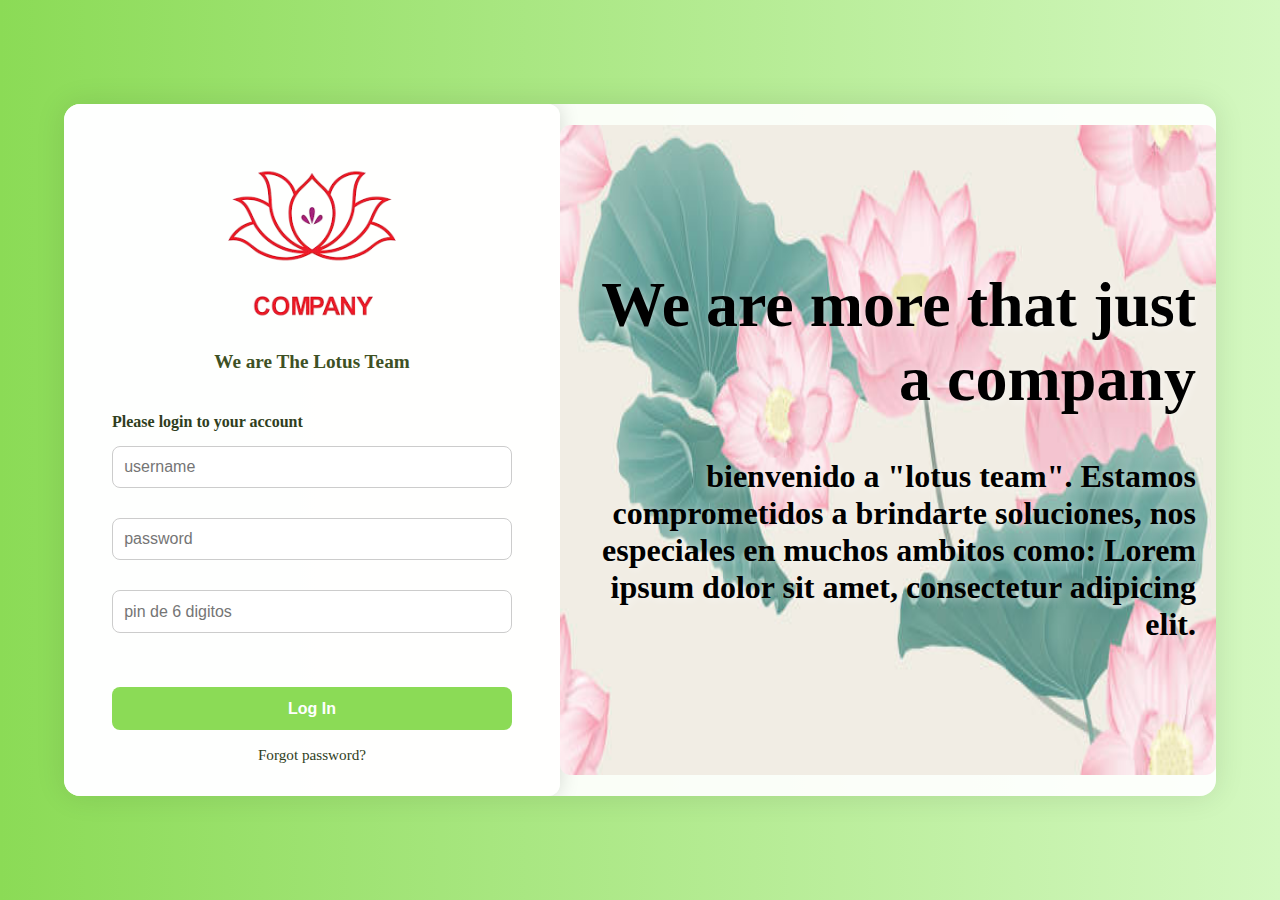
<file: index.html>
<!DOCTYPE html>
<html lang="es">
<head>
  <meta charset="UTF-8">
  <meta name="viewport" content="width=device-width, initial-scale=1.0">
  <title>Login - Lotus Soft Effect</title>
  <link rel="stylesheet" href="css/estilos.css">
</head>
<body class="login-body">
  <div class="login-wrapper">

    <div class="login-container">
      <img src="img/logo_loto.png" alt="loto_logo" class="login-image-top">
      <h1 class="login-subtitle">We are The Lotus Team</h1>

      <h4>Please login to your account</h4>

    <form class="login-form" action="bienvenido.html" method="get">
      <input type="text" id="username" name="username" placeholder="username" required>

      <input type="password" id="password" name="password" placeholder="password" required>

      <input type="password" id="pin" name="pin" placeholder="pin de 6 digitos" maxlength="6" required>

      <button type="submit">Log In</button>
    </form>

    <div class="forgot-password">
      <a href="#">Forgot password?</a>
      </div>
    </div>

    <div class="login-image-container">
        <div class="image-overlay">
            <img src="img/lotus_fondo2.jpg" alt="Loto_fondo" class="side-image">
            <div class="overlay-text"><h1>We are more that just a company</h1>
                <p>bienvenido a "lotus team". Estamos comprometidos a brindarte soluciones, nos especiales en muchos ambitos como: Lorem ipsum dolor sit amet, consectetur adipicing elit.</p></div>
        </div>
      
    </div>

  </div>
</body>
</html>
</file>
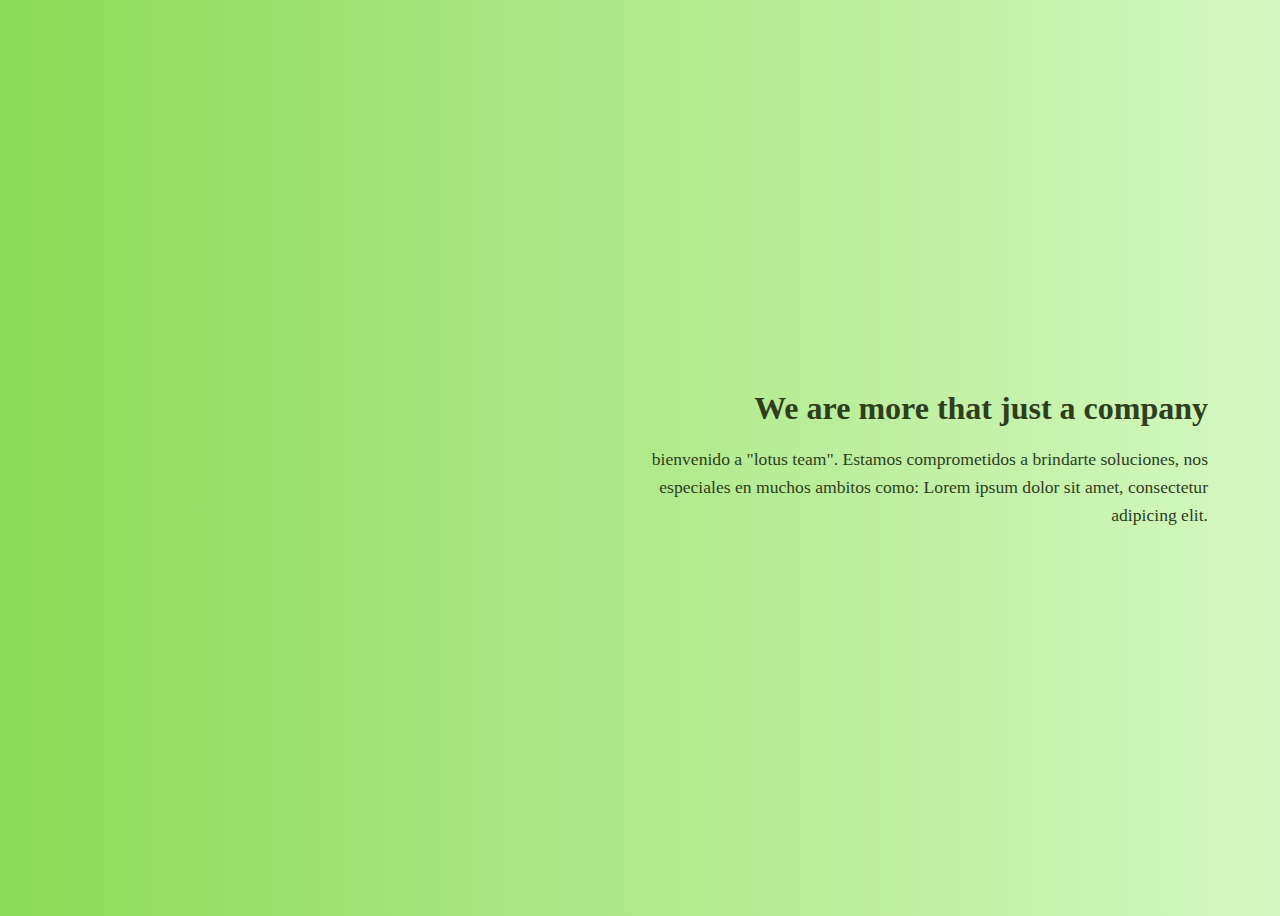
<file: bienvenido.html>
<!DOCTYPE html>
<html lang="es">
<head>
  <meta charset="UTF-8">
  <meta name="viewport" content="width=device-width, initial-scale=1.0">
  <title>Bienvenido</title>
  <link rel="stylesheet" href="css/estilos_bienvenido.css">
</head>
<body class="bienvenido-body">
  <div class="bienvenido-container">
    <h1>We are more that just a company</h1>
    <p>bienvenido a "lotus team". Estamos comprometidos a brindarte soluciones, nos especiales en muchos ambitos como: Lorem ipsum dolor sit amet, consectetur adipicing elit.</p>
  </div>
</body>
</html>
</file>
<file: css/estilos.css>
.login-body {
    background: linear-gradient(to right, #8bdb56, #d4f8c1);
  height: 100vh;
  margin: 0;
  display: flex;
  justify-content: center;
  align-items: center;
}

.login-image-top {
  display: block;
  width: 200px;
  margin: 0 auto 15px auto;
}

.login-subtitle {
  text-align: center;
  font-size: 1.2rem;
  color: #3e5124;
  margin-bottom: 40px;
}

.login-wrapper {
  display: flex;
  width: 90%;
  max-width: 1200px;
  background-color: #ffffffee;
  border-radius: 16px;
  box-shadow: 0 0 30px rgba(0, 0, 0, 0.1);
  overflow: hidden;
}

.login-container {
  background-color: #ffffffdd;
  padding: 2rem 3rem;
  border-radius: 12px;
  box-shadow: 0 0 20px rgba(0, 0, 0, 0.15);
  width: 100%;
  max-width: 400px;
}

.login-container h4 {
  margin-bottom: 15px;
  color: #2f3e1d;
  text-align: left;
}

.login-form {
  display: flex;
  flex-direction: column;
}

.login-form input {
  padding: 0.7rem;
  border: 1px solid #ccc;
  border-radius: 8px;
  font-size: 1rem;
  margin-bottom: 30px;
}

.login-form button {
  margin-top: 1.5rem;
  padding: 0.8rem;
  background-color: #8bdb56;
  color: white;
  border: none;
  border-radius: 8px;
  font-size: 1rem;
  font-weight: bold;
  cursor: pointer;
  transition: background 0.3s ease;
}

.login-form button:hover {
  background-color: #70be42;
}

.forgot-password {
  margin-top: 1rem;
  text-align: center;
}

.forgot-password a {
  text-decoration: none;
  color: #2f3e1d;
  font-size: 0.95rem;
  transition: color 0.2s;
  text-align: center;
}

.forgot-password a:hover {
  color: #5d9931;
}

.login-image-container {
  flex: 1;
  display: flex;
  justify-content: right;
  align-items: center;
  background-color: transparent;
}

.side-image {
  width: 900px;
  max-width: 100%;
  height: 650px;
  border-radius: 10px;
}

.image-overlay {
  position: relative;
  display: flex;
  justify-content: center;
  align-items: center;
}

.overlay-text {
  position: absolute;
  color: rgb(0, 0, 0);
  font-size: 2rem;
  font-weight: bold;
  text-shadow: 2px 2px 8px rgba(255, 255, 255, 0.5);
  text-align: right;
  padding: 10px 20px;
}
</file>
<file: css/estilos_bienvenido.css>
.bienvenido-body {
  background: linear-gradient(to right, #8bdb56, #d4f8c1);
  height: 100vh;
  display: flex;
  justify-content: flex-end;
  align-items: center;
  padding-right: 5%;
  box-sizing: border-box;
}

.bienvenido-container {
  text-align: right;
  max-width: 600px;
  color: #2f3e1d;
}

.bienvenido-container h1 {
  font-size: 2rem;
  margin-bottom: 1rem;
}

.bienvenido-container p {
  font-size: 1.1rem;
  line-height: 1.6;
}
</file>
